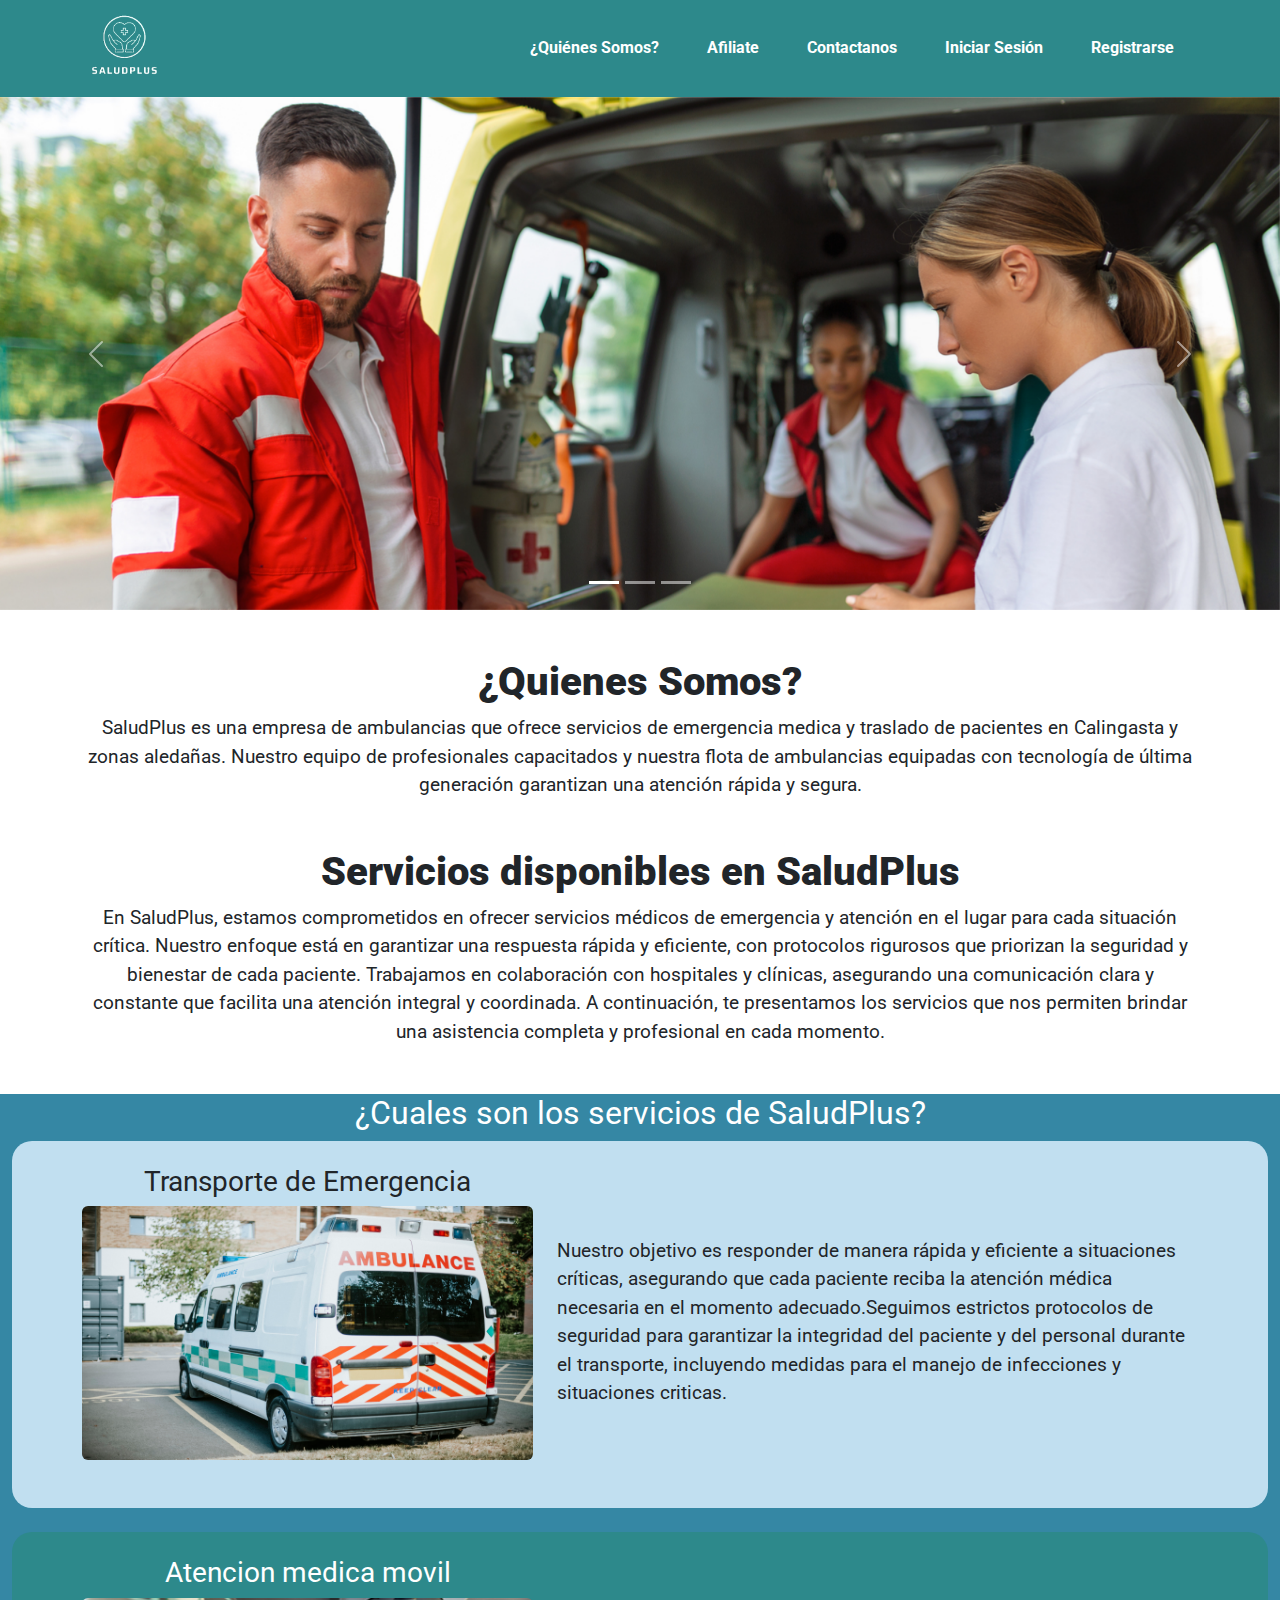
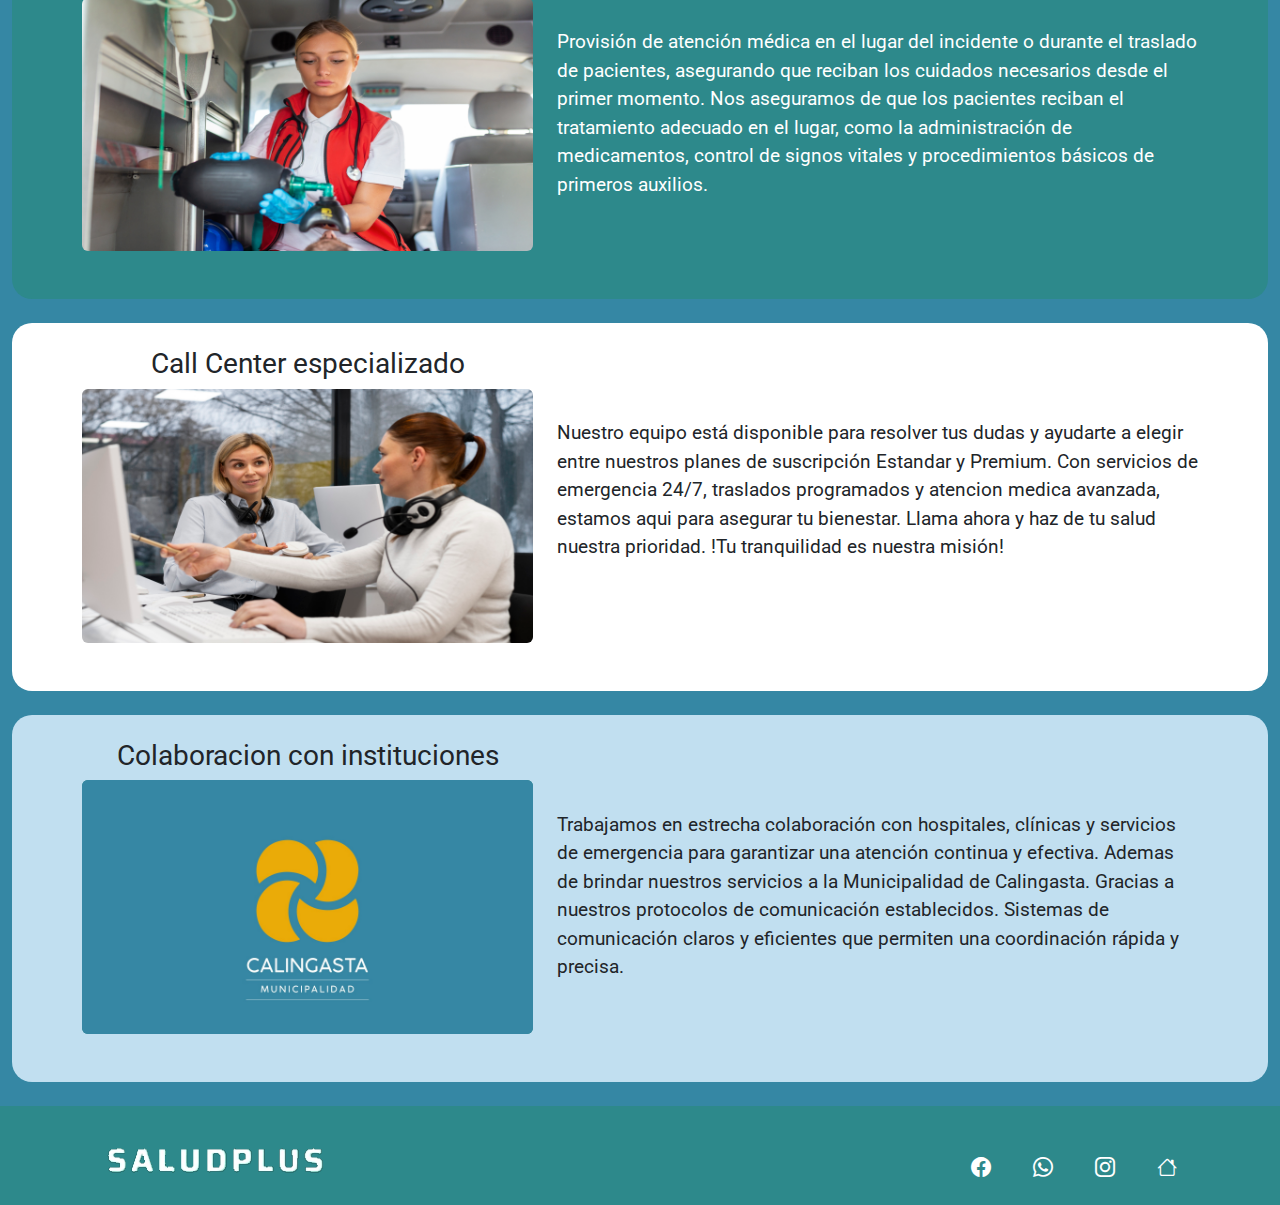
<file: index.html>
<!DOCTYPE html>
<html lang="en">

<head>
  <meta charset="UTF-8">
  <meta http-equiv="X-UA-Compatible" content="IE=edge">
  <meta name="viewport" content="width=device-width, initial-scale=1.0">
  <title>SaludPlus - Cuidando tu salud </title>
  <link href="https://cdn.jsdelivr.net/npm/bootstrap@5.3.3/dist/css/bootstrap.min.css" rel="stylesheet"
    integrity="sha384-QWTKZyjpPEjISv5WaRU9OFeRpok6YctnYmDr5pNlyT2bRjXh0JMhjY6hW+ALEwIH" crossorigin="anonymous">
  <link rel="stylesheet" href="https://cdn.jsdelivr.net/npm/bootstrap-icons@1.11.3/font/bootstrap-icons.min.css">
  <link rel="stylesheet" href="style.css">
  <link rel="preconnect" href="https://fonts.googleapis.com">
  <link rel="preconnect" href="https://fonts.gstatic.com" crossorigin>
  <link
    href="https://fonts.googleapis.com/css2?family=Roboto:ital,wght@0,100;0,300;0,400;0,500;0,700;0,900;1,100;1,300;1,400;1,500;1,700;1,900&display=swap"
    rel="stylesheet">

    <link rel="icon" href="./img/favicon.png"> <link rel="preconnect" href="https://fonts.googleapis.com">
    <link rel="preconnect" href="https://fonts.gstatic.com" crossorigin>
</head>

<body style="background-color: white;">
   
  <nav class="navbar color-barra sticky-top">
    <div class="container d-none d-lg-flex ">
        <a class="navbar-brand" href="">
            <img src="./img/Logoblanco.png" alt="Bootstrap" id="logo-barra">
        </a>
        <div class="d-flex opciones-barra">
            <a class="opcion1" href="./index.html">¿Quiénes Somos?</a>
            <a class="opcion3" href="./Afiliate.html">Afiliate</a>
            <a class="opcion4" href="./contactanos.html">Contactanos</a>
            <a class="opcion5" href="./iniciar_sesion.html">Iniciar Sesión</a>
            <a class="opcion6" href="./crearCuenta.html">Registrarse</a>
        </div>
    </div>


    <div class="container d-flex d-lg-none w-100">
        <a class="navbar-brand" href="">
            <img src="./img/Logoblanco.png" alt="Bootstrap" id="logo-barra">
        </a>
        <button class="navbar-toggler ms-auto border-white" type="button" data-bs-toggle="offcanvas"
            data-bs-target="#offcanvasMenu" aria-controls="offcanvasMenu">
            <i class="bi bi-list text-white fs-3"></i>
        </button>
        <div class="offcanvas offcanvas-end color-barra" id="offcanvasMenu" tabindex="-1"
            aria-labelledby="offcanvasNavbarLabel">
            <div class="offcanvas-header">
                <h5 class="offcanvas-tittle text-white" id="offcanvasNavbarLabel"> SaludPlus </h5>
                <button type="button" class="btn-close btn-close-white" data-bs-dismiss="offcanvas" aria-label="Close"></button>
            </div>
            <div class="offcanvas-body">
                <ul class="navbar-nav justify-content-end flex-grow-1 menu-nav">
                    <li class="nav-item">
                        <a class="opcion1" href="./index.html">¿Quiénes Somos?</a>
                    </li>
                    <li class="nav-item">
                        <a class="opcion3" href="./Afiliate.html">Afiliate</a>
                    </li>
                    <li class="nav-item">
                        <a class="opcion4" href="./contactanos.html">Contactanos</a>
                    </li>
                    <li class="nav-item">
                        <a class="opcion5" href="./iniciar_sesion.html">Iniciar Sesión</a>
                    </li>
                  <li class="nav-item">
                      <a class="opcion6" href="./iniciar_sesion.html">Registrarse</a>
                  </li>
                </ul>
            </div>

        </div>
    </div>
</nav>
  
    <div id="carouselExampleIndicators" class="carousel slide">
      <div class="carousel-indicators">
        <button type="button" data-bs-target="#carouselExampleIndicators" data-bs-slide-to="0" class="active" aria-current="true" aria-label="Slide 1"></button>
        <button type="button" data-bs-target="#carouselExampleIndicators" data-bs-slide-to="1" aria-label="Slide 2"></button>
        <button type="button" data-bs-target="#carouselExampleIndicators" data-bs-slide-to="2" aria-label="Slide 3"></button>
      </div>
      <div class="carousel-inner">
        <div class="carousel-item active">
          <img src="img/image1.jpg" class="d-block w-100" alt="...">
        </div>
        <div class="carousel-item">
          <img src="img/image2.jpg" class="d-block w-100" alt="...">
        </div>
        <div class="carousel-item">
          <img src="img/image3.jpg" class="d-block w-100" alt="...">
        </div>
      </div>
      <button class="carousel-control-prev" type="button" data-bs-target="#carouselExampleIndicators" data-bs-slide="prev">
        <span class="carousel-control-prev-icon" aria-hidden="true"></span>
        <span class="visually-hidden">Previous</span>
      </button>
      <button class="carousel-control-next" type="button" data-bs-target="#carouselExampleIndicators" data-bs-slide="next">
        <span class="carousel-control-next-icon" aria-hidden="true"></span>
        <span class="visually-hidden">Next</span>
      </button>
    </div>
    
    <div class="container" style="background-color: white;">
      <h1>¿Quienes Somos?</h1>
    <p class="text-center">SaludPlus es una empresa de ambulancias que ofrece servicios de emergencia medica y traslado de pacientes en Calingasta y zonas aledañas. Nuestro equipo de profesionales capacitados y nuestra flota de ambulancias equipadas con tecnología de última generación garantizan una atención rápida y segura.</p>


    <h1>Servicios disponibles en SaludPlus</h1>
    <p class="text-center">
      En SaludPlus, estamos comprometidos en ofrecer servicios médicos de emergencia y atención en el lugar para cada
      situación crítica.
      Nuestro enfoque está en garantizar una respuesta rápida y eficiente, con protocolos rigurosos
      que priorizan la seguridad y bienestar de cada paciente. Trabajamos en colaboración con hospitales y clínicas,
      asegurando una comunicación clara y constante que facilita una atención integral y coordinada. A continuación, te
      presentamos los servicios que nos permiten brindar una asistencia completa y profesional en cada momento.
    </p>
  
    </div>  

    <div class="container-fluid" style="background-color: #3587A4;" >
      <h2 style="margin-top: 48px; color: white;">¿Cuales son los servicios de SaludPlus?</h2>
    
  
    <div id="contenedor"  class="container-fluid" style="background-color: #C1DFF0;">

      <div class="container">

        <div class="row" >
          <div class="col-12 col-md-5 mt-4 mb-5">
            <h3>Transporte de Emergencia</h3>
            <img src="img/servicios2.jpg"  class="img-fluid rounded">
          </div>
          
          <div class="col-12 col-md-7 mt-5 mb-5">
            
            <div>
              <p class="mt-5">Nuestro objetivo es responder de manera rápida y eficiente a situaciones críticas, asegurando que cada paciente reciba la atención médica necesaria en el momento adecuado.Seguimos estrictos protocolos de seguridad para garantizar la integridad del paciente y del personal durante el transporte, incluyendo medidas para el manejo de infecciones y situaciones criticas.</p>
              </div>
        
             </div>
      
          </div>
        </div>

      </div>
      
    
    
      <div id="contenedor"  class="container-fluid mt-4" style="background-color: #2D898B;">

        <div class="container">

          <div class="row">
            <div class="col-12 col-md-5 mt-4 mb-5">
              <h3 style="color: white;">Atencion medica movil</h3>
              <img src="img/servicios3.jpg" class="img-fluid rounded">
            </div>
            
            <div class="col-12 col-md-7 mt-5 mb-5">
                    <p class="mt-5" style="color: white;">Provisión de atención médica en el lugar del incidente o durante el traslado de pacientes, asegurando que reciban los cuidados necesarios desde el primer momento. Nos aseguramos de que los pacientes reciban el tratamiento adecuado en el lugar, como la administración de medicamentos, control de signos vitales y procedimientos básicos de primeros auxilios.</p>
                </div>
          
               </div>
        
            </div>
          </div>



    
    
      <div id="contenedor" class="container-fluid mt-4" style="background-color: white;" >

        <div class="container">

          <div class="row">
            <div class="col-12 col-md-5 mt-4 mb-5">
              <h3>Call Center especializado</h3>
              <img src="img/servicios4.jpg" class="img-fluid rounded">
            </div>
            
            <div class="col-12 col-md-7 mt-5 mb-5">  
                    <p class="mt-5">Nuestro equipo está disponible para resolver tus dudas y ayudarte a elegir entre nuestros planes de suscripción Estandar y Premium. Con servicios de emergencia 24/7, traslados programados y atencion medica avanzada, estamos aqui para asegurar tu bienestar. Llama ahora y haz de tu salud nuestra prioridad. !Tu tranquilidad es nuestra misión!</p>
                </div>
          
               </div>
        
            </div>
          </div>

    
      <div id="contenedor"  class="container-fluid mt-4" style="background-color: #C1DFF0;">

        <div class="container ">

          <div class="row">
            <div class="col-12 col-md-5 mt-4 mb-5">
              <h3>Colaboracion con instituciones</h3>
              <img src="img/servicios5.jpg" class="img-fluid rounded" style="background-color: #2D898B;">
            </div>
            
            <div class="col-12 col-md-7 mt-5">
              
              <div>
                    <p class="mt-5">Trabajamos en estrecha colaboración con hospitales, clínicas y servicios de emergencia para garantizar una atención continua y efectiva. Ademas de brindar nuestros servicios a la Municipalidad de Calingasta. Gracias a nuestros protocolos de comunicación establecidos. Sistemas de comunicación claros y eficientes que permiten una coordinación rápida y precisa.</p>
                  </div>
                </div>
          
               </div>
        
            </div>
          </div>

       
      <br>
    </div>
  


<footer class="container-fluid color-barra">
      <div class="container d-flex flex-column flex-md-row justify-content-between align-items-center pt-4">

        <div class="col-12 col-md-3 text-center text-md-start mb-3 mb-md-0">
          <img src="./img/Logotipoblanco.png" class="img-fluid" alt="Logotipo blanco">
        </div>
        <section class="col-12 col-md-9 d-flex justify-content-center justify-content-md-end">
          <a
            class="btn btn-link btn-floating btn-lg text-white m-1"
            href="https://www.facebook.com/"
            role="button"
            aria-label="Facebook"
          >
            <i class="bi bi-facebook"></i>
          </a>
          <a
            class="btn btn-link btn-floating btn-lg text-white m-1"
            href="https://web.whatsapp.com/"
            role="button"
            aria-label="WhatsApp"
          >
            <i class="bi bi-whatsapp"></i>
          </a>
          <a
            class="btn btn-link btn-floating btn-lg text-white m-1"
            href="https://instagram.com/"
            role="button"
            aria-label="Instagram"
          >
            <i class="bi bi-instagram"></i>
          </a>
          <a
            class="btn btn-link btn-floating btn-lg text-white m-1"
            href="index.html"
            role="button"
            aria-label="Home"
          >
            <i class="bi bi-house"></i>
          </a>
        </section>
      </div>
    </footer>


  <script src="https://cdn.jsdelivr.net/npm/bootstrap@5.3.3/dist/js/bootstrap.bundle.min.js"
    integrity="sha384-YvpcrYf0tY3lHB60NNkmXc5s9fDVZLESaAA55NDzOxhy9GkcIdslK1eN7N6jIeHz"
    crossorigin="anonymous"></script>

</body>

</html>
</file>
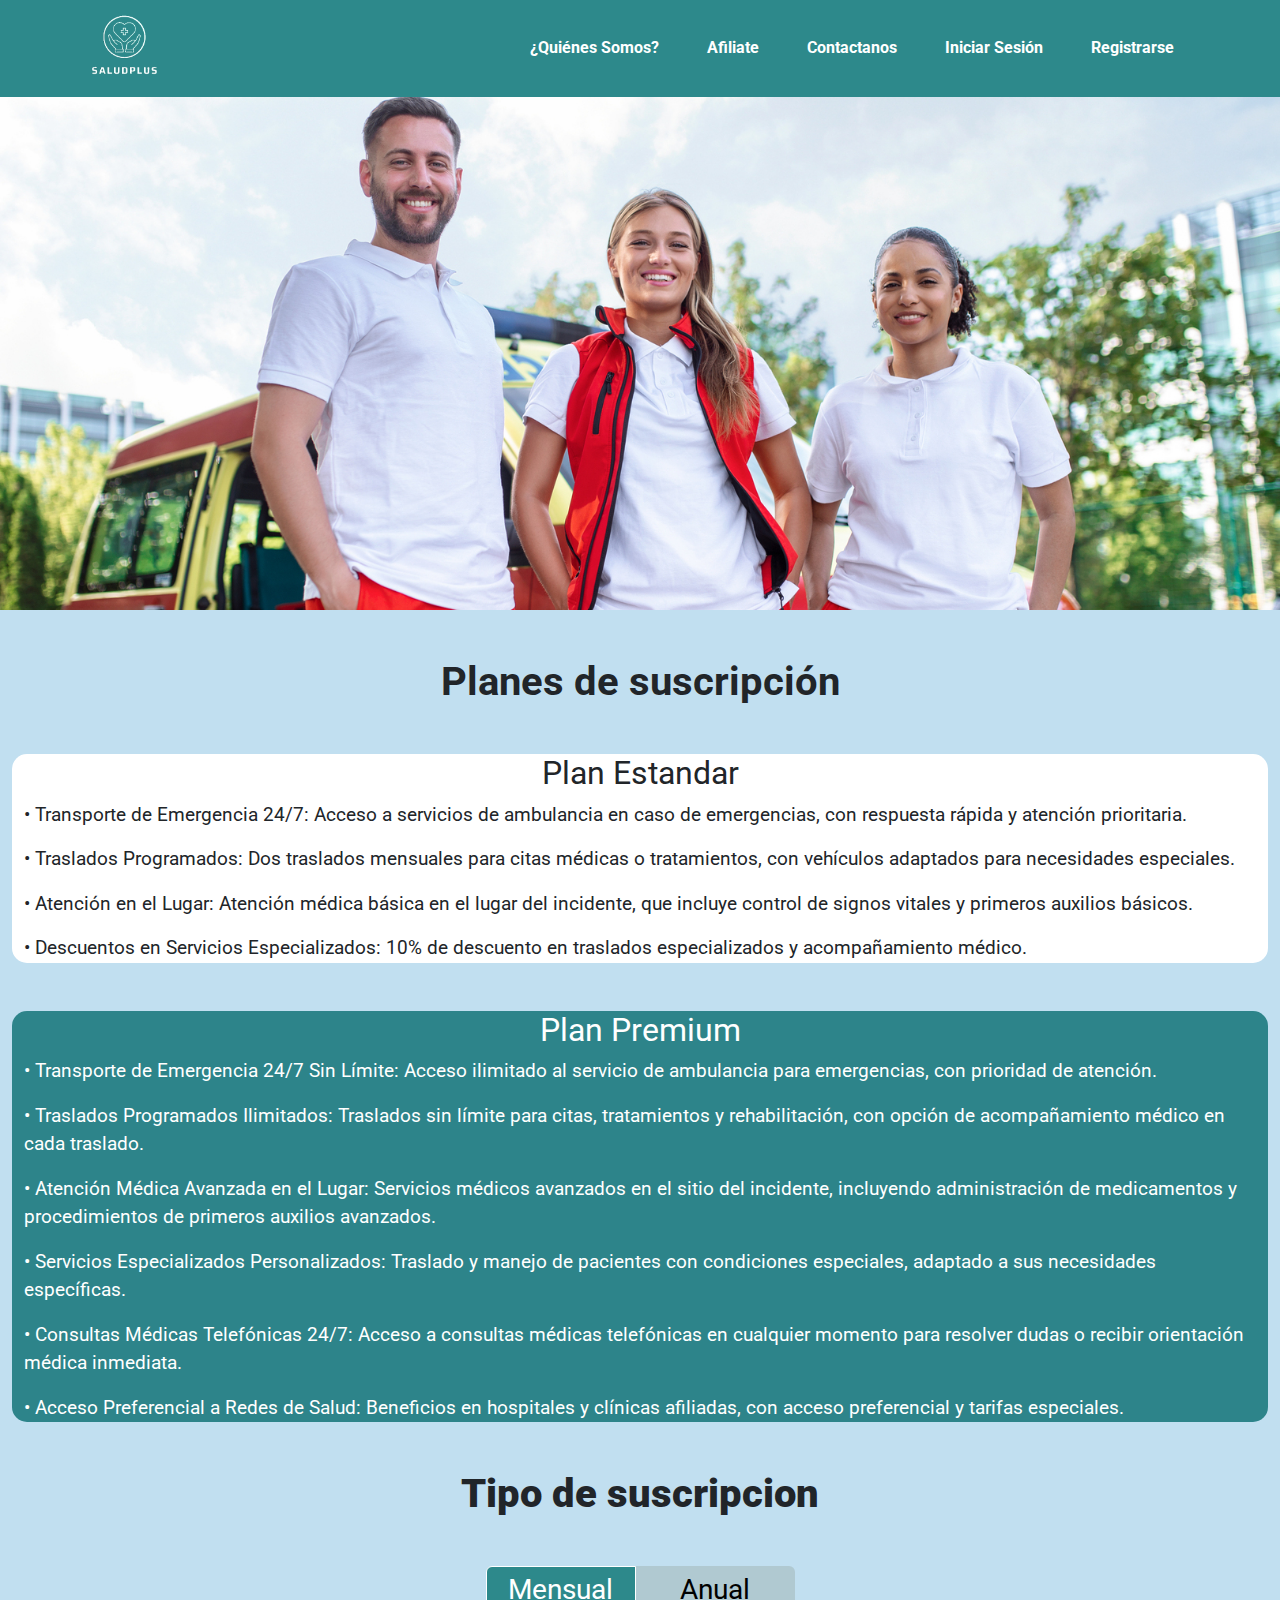
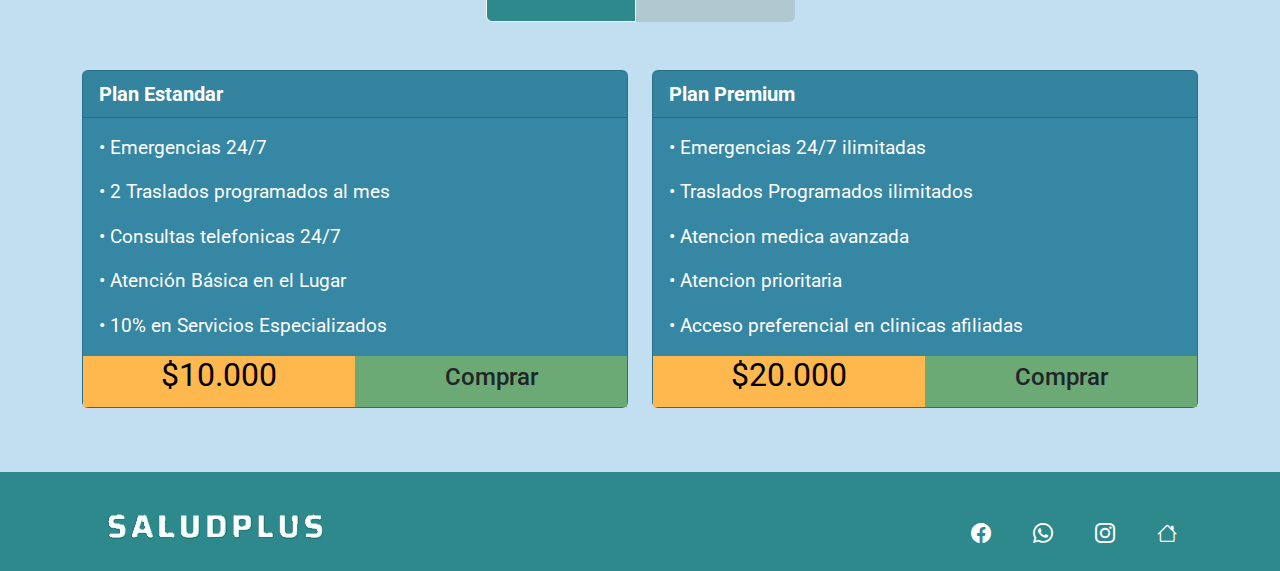
<file: Afiliate.html>
<!DOCTYPE html>
<html lang="en">

<head>
  <meta charset="UTF-8">
  <meta http-equiv="X-UA-Compatible" content="IE=edge">
  <meta name="viewport" content="width=device-width, initial-scale=1.0">
  <title>SaludPlus - Afiliate </title>
  <link href="https://cdn.jsdelivr.net/npm/bootstrap@5.3.3/dist/css/bootstrap.min.css" rel="stylesheet"
    integrity="sha384-QWTKZyjpPEjISv5WaRU9OFeRpok6YctnYmDr5pNlyT2bRjXh0JMhjY6hW+ALEwIH" crossorigin="anonymous">
  <link rel="stylesheet" href="https://cdn.jsdelivr.net/npm/bootstrap-icons@1.11.3/font/bootstrap-icons.min.css">
  <link rel="stylesheet" href="style.css">
  <link rel="preconnect" href="https://fonts.googleapis.com">
  <link rel="preconnect" href="https://fonts.gstatic.com" crossorigin>
  <link
    href="https://fonts.googleapis.com/css2?family=Roboto:ital,wght@0,100;0,300;0,400;0,500;0,700;0,900;1,100;1,300;1,400;1,500;1,700;1,900&display=swap"
    rel="stylesheet">

    <link rel="icon" href="./img/favicon.png"> <link rel="preconnect" href="https://fonts.googleapis.com">
    <link rel="preconnect" href="https://fonts.gstatic.com" crossorigin>

</head>

<body>
 
  <nav class="navbar color-barra sticky-top">
    <div class="container d-none d-lg-flex ">
        <a class="navbar-brand" href="index.html">
            <img src="./img/Logoblanco.png" alt="Bootstrap" id="logo-barra">
        </a>
        <div class="d-flex opciones-barra">
            <a class="opcion1" href="./index.html">¿Quiénes Somos?</a>
            <a class="opcion3" href="./Afiliate.html">Afiliate</a>
            <a class="opcion4" href="./contactanos.html">Contactanos</a>
            <a class="opcion5" href="./iniciar_sesion.html">Iniciar Sesión</a>
            <a class="opcion6" href="./crearCuenta.html">Registrarse</a>
        </div>
    </div>


    <div class="container d-flex d-lg-none w-100">
        <a class="navbar-brand" href="">
            <img src="./img/Logoblanco.png" alt="Bootstrap" id="logo-barra">
        </a>
        <button class="navbar-toggler ms-auto border-white" type="button" data-bs-toggle="offcanvas"
            data-bs-target="#offcanvasMenu" aria-controls="offcanvasMenu">
            <i class="bi bi-list text-white fs-3"></i>
        </button>
        <div class="offcanvas offcanvas-end color-barra" id="offcanvasMenu" tabindex="-1"
            aria-labelledby="offcanvasNavbarLabel">
            <div class="offcanvas-header">
                <h5 class="offcanvas-tittle text-white" id="offcanvasNavbarLabel"> SaludPlus </h5>
                <button type="button" class="btn-close btn-close-white" data-bs-dismiss="offcanvas" aria-label="Close"></button>
            </div>
            <div class="offcanvas-body">
                <ul class="navbar-nav justify-content-end flex-grow-1 menu-nav">
                    <li class="nav-item">
                        <a class="opcion1" href="./index.html">¿Quiénes Somos?</a>
                    </li>
                    <li class="nav-item">
                        <a class="opcion3" href="./Afiliate.html">Afiliate</a>
                    </li>
                    <li class="nav-item">
                        <a class="opcion4" href="./contactanos.html">Contactanos</a>
                    </li>
                    <li class="nav-item">
                        <a class="opcion5" href="./iniciar_sesion.html">Iniciar Sesión</a>
                    </li>
                  <li class="nav-item">
                      <a class="opcion6" href="./crearCuenta.html">Registrarse</a>
                  </li>
                </ul>
            </div>

        </div>
    </div>
</nav>

  <img src="img/image4.jpg" class="img-fluid">

  <h1>Planes de suscripción</h1>

<div class="container-fluid">

  <div id="estandar" class="container-fluid">
    

      <h2 style="margin-top: 48px;">Plan Estandar</h2 >
      
        <p>• Transporte de Emergencia 24/7: Acceso a servicios de ambulancia en caso de emergencias, con respuesta rápida y atención prioritaria.</p>
        <p>• Traslados Programados: Dos traslados mensuales para citas médicas o tratamientos, con vehículos adaptados para necesidades especiales.</p>
        <p>• Atención en el Lugar: Atención médica básica en el lugar del incidente, que incluye control de signos vitales y primeros auxilios básicos.</p>
        <p>• Descuentos en Servicios Especializados: 10% de descuento en traslados especializados y acompañamiento médico.</p>
      
      
  </div>
  
  

<div  id="premium" class="container-fluid">

  
    
    <h2 style="margin-top: 48px;">Plan Premium</h2> 
      <p>• Transporte de Emergencia 24/7 Sin Límite: Acceso ilimitado al servicio de ambulancia para emergencias, con prioridad de atención.</p>
      <p>• Traslados Programados Ilimitados: Traslados sin límite para citas, tratamientos y rehabilitación, con opción de acompañamiento médico en cada traslado.</p>
      <p>• Atención Médica Avanzada en el Lugar: Servicios médicos avanzados en el sitio del incidente, incluyendo administración de medicamentos y procedimientos de primeros auxilios avanzados.</p>
      <p>• Servicios Especializados Personalizados: Traslado y manejo de pacientes con condiciones especiales, adaptado a sus necesidades específicas.</p>
      <p>• Consultas Médicas Telefónicas 24/7: Acceso a consultas médicas telefónicas en cualquier momento para resolver dudas o recibir orientación médica inmediata.</p>
      <p>• Acceso Preferencial a Redes de Salud: Beneficios en hospitales y clínicas afiliadas, con acceso preferencial y tarifas especiales.</p>
    
    

</div>

</div>
   





<div class="container-fluid" style="background-color: #c1dff0;">

  <h1>Tipo de suscripcion</h1>

  <div class="container text-center mt-5" >

    <div class="btn-group">
      <input type="radio" class="btn-check" name="options" id="option1" autocomplete="off" checked />
      <label id="btn1" class="btn " for="option1" data-mdb-ripple-init><h3>Mensual</h3></label>
    
      <input type="radio" class="btn-check" name="options" id="option2"  autocomplete="off" />
      <label id="btn2" class="btn" for="option2" data-mdb-ripple-init ><h3>Anual<h3></label>
  
    </div>


<div class="row">
  <div class="div col-12 col-md-6 mt-5">

    <div id="planes" class="card text mb-3">
      <div class="card-header">Plan Estandar</div>
      <div class="card-body">
        <p class="card-text">• Emergencias 24/7</p>
        <p class="card-text">• 2 Traslados programados al mes</p>
        <p class="card-text">• Consultas telefonicas 24/7</p>
        <p class="card-text">• Atención Básica en el Lugar</p>
        <p class="card-text">• 10% en Servicios Especializados</p>       
      </div>

      <div class="container text-center">

        <div class="row">

          <div class="col-12 col-md-6" style="background-color: #FFB84D;">
            <h2 style="color: black;">$10.000</h2>            
          </div>
          
          <div class="col-12 col-md-6" style="background-color: #6BAA75;">
            <a href="contactanos.html" class="btn"  data-mdb-ripple-init><h4>Comprar</h4></a>
          </div>

        </div>

      </div>

      </div>

    </div>

  <div class="div col-12 col-md-6 mt-5">

    <div id="planes" class="card text mb-3">
      <div class="card-header">Plan Premium</div>
      <div class="card-body">
        
        <p class="card-text">• Emergencias 24/7 ilimitadas</p>
        <p class="card-text">• Traslados Programados ilimitados</p>
        <p class="card-text">• Atencion medica avanzada</p>
        <p class="card-text">• Atencion prioritaria</p>
        <p class="card-text">• Acceso preferencial en clinicas afiliadas</p>
        
      </div>
      
      <div class="container text-center">

        <div class="row">

          <div class="col-12 col-md-6" style="background-color: #FFB84D;">
            <h2 style="color: black;">$20.000</h2>
          </div>
          
          <div class="col-12 col-md-6" style="background-color: #6BAA75;">
            
            <a href="contactanos.html" class="btn"  data-mdb-ripple-init><h4>Comprar</h4></a>
            
          </div>

        </div>

      </div>
      
      

     </div>



  </div>

  </div>






</div>

</div>



<footer class="container-fluid mt-5 color-barra">
  <div class="container d-flex flex-column flex-md-row justify-content-between align-items-center pt-4">

    <div class="col-12 col-md-3 text-center text-md-start mb-3 mb-md-0">
      <img src="./img/Logotipoblanco.png" class="img-fluid" alt="Logotipo blanco">
    </div>
    <section class="col-12 col-md-9 d-flex justify-content-center justify-content-md-end">
      <a
        class="btn btn-link btn-floating btn-lg text-white m-1"
        href="https://www.facebook.com/"
        role="button"
        aria-label="Facebook"
      >
        <i class="bi bi-facebook"></i>
      </a>
      <a
        class="btn btn-link btn-floating btn-lg text-white m-1"
        href="https://web.whatsapp.com/"
        role="button"
        aria-label="WhatsApp"
      >
        <i class="bi bi-whatsapp"></i>
      </a>
      <a
        class="btn btn-link btn-floating btn-lg text-white m-1"
        href="https://instagram.com/"
        role="button"
        aria-label="Instagram"
      >
        <i class="bi bi-instagram"></i>
      </a>
      <a
        class="btn btn-link btn-floating btn-lg text-white m-1"
        href="index.html"
        role="button"
        aria-label="Home"
      >
        <i class="bi bi-house"></i>
      </a>
    </section>
  </div>
</footer>


<script src="https://cdn.jsdelivr.net/npm/bootstrap@5.3.3/dist/js/bootstrap.bundle.min.js"
    integrity="sha384-YvpcrYf0tY3lHB60NNkmXc5s9fDVZLESaAA55NDzOxhy9GkcIdslK1eN7N6jIeHz"
    crossorigin="anonymous"></script>

</body>

</html>
</file>
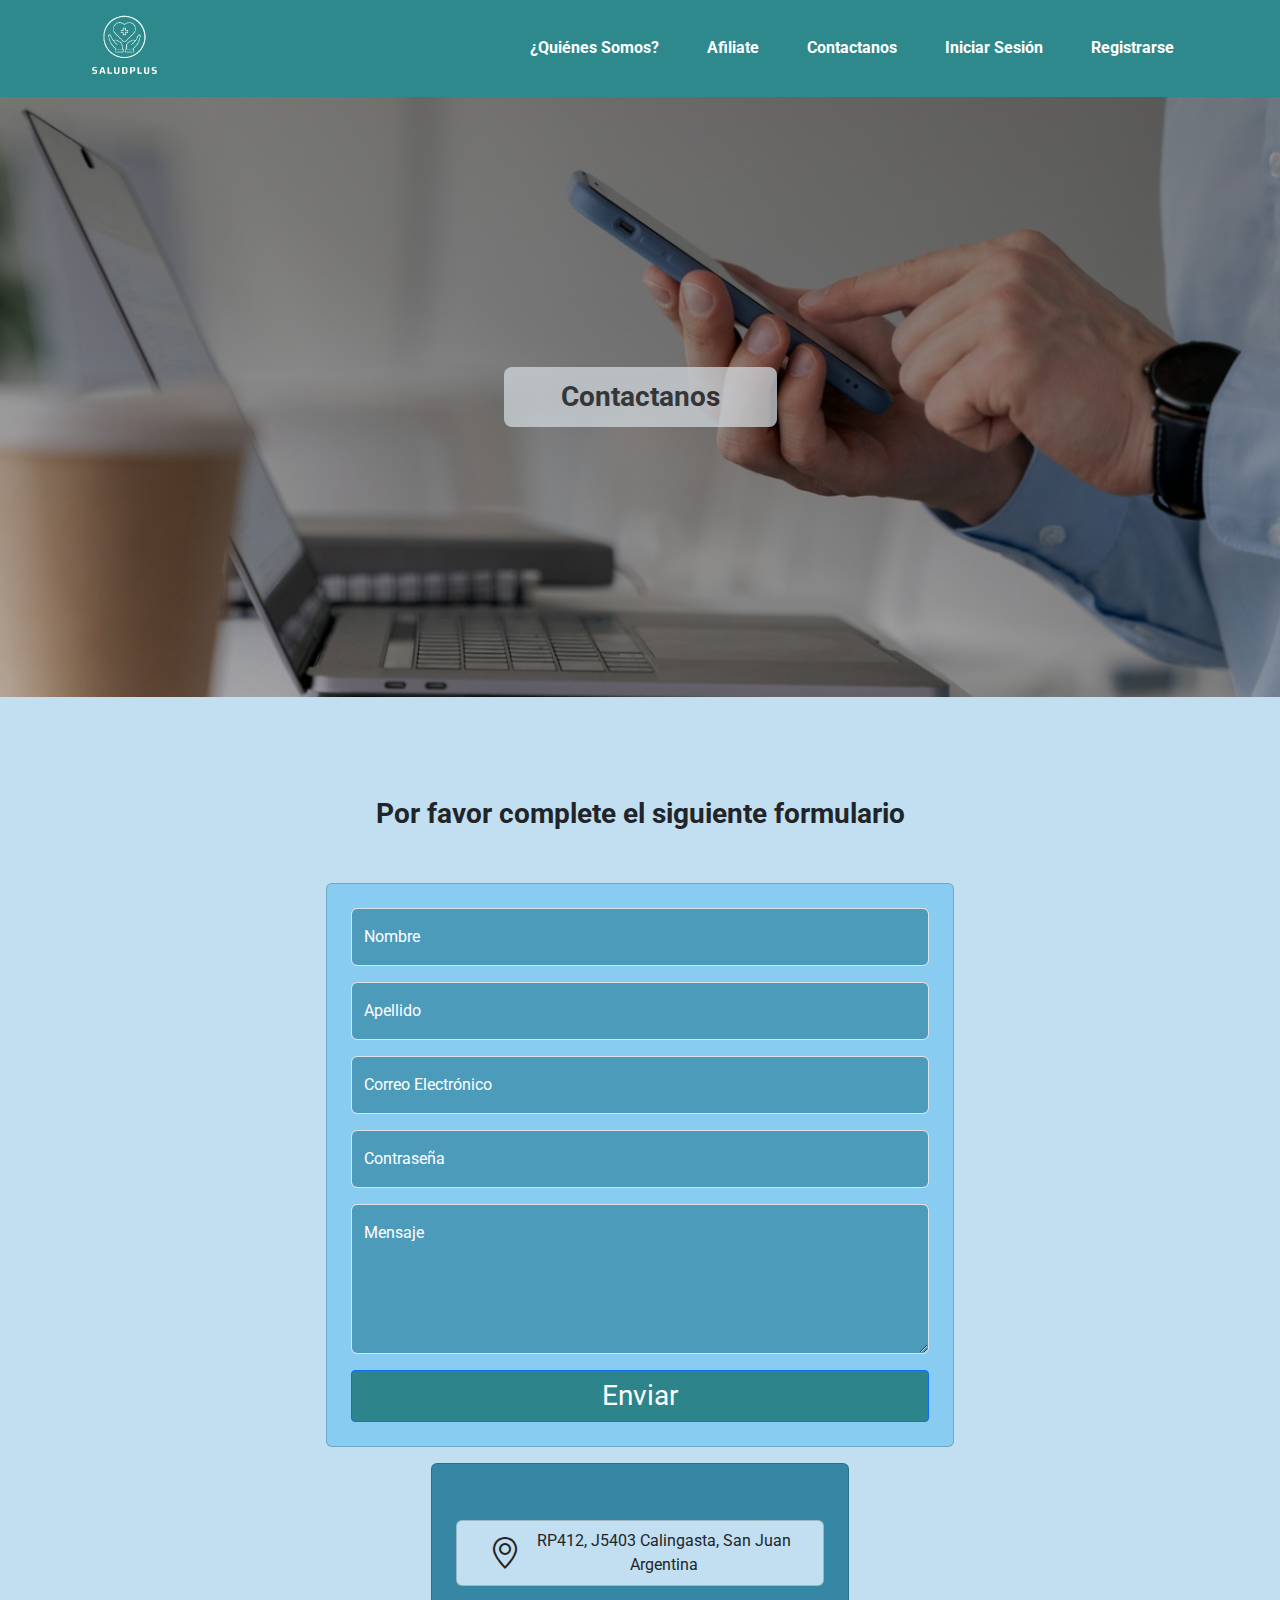
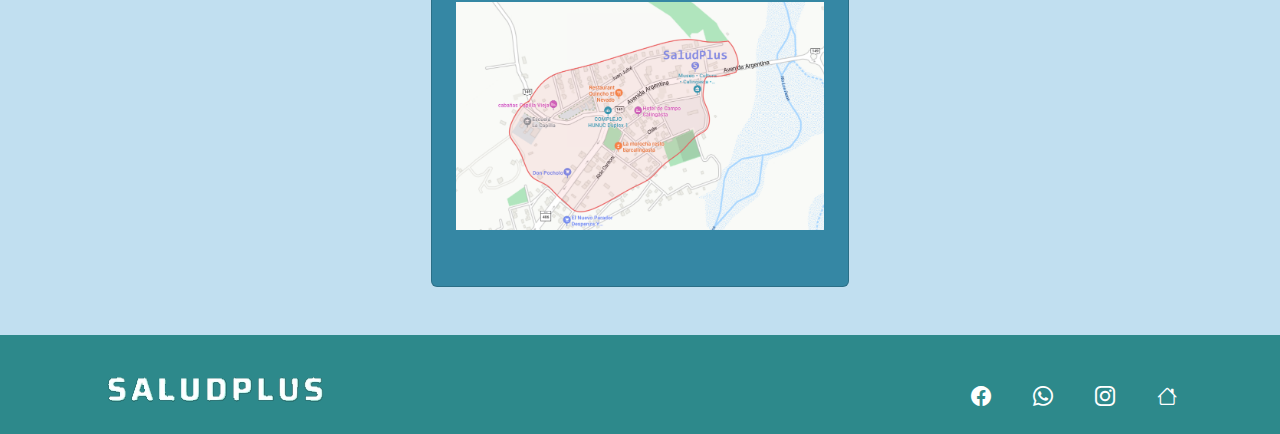
<file: contactanos.html>
<!doctype html>
<html lang="en">

<head>
    <meta charset="utf-8">
    <meta name="viewport" content="width=device-width, initial-scale=1">
    <title>SaludPlus - Contactanos</title>
    
    <link href="https://cdn.jsdelivr.net/npm/bootstrap@5.3.3/dist/css/bootstrap.min.css" rel="stylesheet" integrity="sha384-QWTKZyjpPEjISv5WaRU9OFeRpok6YctnYmDr5pNlyT2bRjXh0JMhjY6hW+ALEwIH" crossorigin="anonymous">
    <script src="https://cdn.jsdelivr.net/npm/bootstrap@5.3.3/dist/js/bootstrap.bundle.min.js" integrity="sha384-YvpcrYf0tY3lHB60NNkmXc5s9fDVZLESaAA55NDzOxhy9GkcIdslK1eN7N6jIeHz" crossorigin="anonymous"></script>

    <link rel="stylesheet" href="https://cdn.jsdelivr.net/npm/bootstrap-icons@1.11.3/font/bootstrap-icons.min.css">



    <link href="./static/css/styleContactanos.css" rel="stylesheet">
    <link rel="icon" href="./img/favicon.png"> <link rel="preconnect" href="https://fonts.googleapis.com">
    <link rel="preconnect" href="https://fonts.gstatic.com" crossorigin>
    <link
        href="https://fonts.googleapis.com/css2?family=Roboto:ital,wght@0,100;0,300;0,400;0,500;0,700;0,900;1,100;1,300;1,400;1,500;1,700;1,900&display=swap"
        rel="stylesheet">
</head>

<body>
    
    <nav class="navbar color-barra sticky-top">
        <div class="container d-none d-lg-flex ">
            <a class="navbar-brand" href="index.html">
                <img src="./img/Logoblanco.png" alt="Bootstrap" id="logo-barra">
            </a>
            <div class="d-flex opciones-barra">
                <a class="opcion1" href="./index.html">¿Quiénes Somos?</a>
                <a class="opcion3" href="./Afiliate.html">Afiliate</a>
                <a class="opcion4" href="./contactanos.html">Contactanos</a>
                <a class="opcion5" href="./iniciar_sesion.html">Iniciar Sesión</a>
                <a class="opcion6" href="./crearCuenta.html">Registrarse</a>
            </div>
        </div>


        <div class="container d-flex d-lg-none w-100">
            <a class="navbar-brand" href="">
                <img src="./img/Logoblanco.png" alt="Bootstrap" id="logo-barra">
            </a>
            <button class="navbar-toggler ms-auto border-white" type="button" data-bs-toggle="offcanvas"
                data-bs-target="#offcanvasMenu" aria-controls="offcanvasMenu">
                <i class="bi bi-list text-white fs-3"></i>
            </button>
            <div class="offcanvas offcanvas-end color-barra" id="offcanvasMenu" tabindex="-1"
                aria-labelledby="offcanvasNavbarLabel">
                <div class="offcanvas-header">
                    <h5 class="offcanvas-tittle text-white" id="offcanvasNavbarLabel"> SaludPlus </h5>
                    <button type="button" class="btn-close btn-close-white" data-bs-dismiss="offcanvas" aria-label="Close"></button>
                </div>
                <div class="offcanvas-body">
                    <ul class="navbar-nav justify-content-end flex-grow-1 menu-nav">
                        <li class="nav-item">
                            <a class="opcion1" href="./index.html">¿Quiénes Somos?</a>
                        </li>
                        <li class="nav-item">
                            <a class="opcion3" href="./Afiliate.html">Afiliate</a>
                        </li>
                        <li class="nav-item">
                            <a class="opcion4" href="./contactanos.html">Contactanos</a>
                        </li>
                        <li class="nav-item">
                            <a class="opcion5" href="./iniciar_sesion.html">Iniciar Sesión</a>
                        </li>
                        <li class="nav-item">
                            <a class="opcion6" href="./crearCuenta.html">Registrarse</a>
                        </li>
                    </ul>
                </div>

            </div>
        </div>
    </nav>
    

    <div class="banner-inicio text-center mb-4">
        <a href="https://web.whatsapp.com/" class="btn btn-lg fs-3 btn-contact">Contactanos</a>
    </div>
    <section class="container-fluid content my-5">
        <div class="container-fluid formulario">
            <p class="text-center fs-3 m-auto titulo p-3 p-md-5">Por favor complete el siguiente formulario</p>
        </div>
        <form class="card m-auto col-11 col-md-8 col-lg-6 mb-3 p-4" style="background-color: #88CCF1;">
            <div class="form-floating mb-3">
                <input type="text" class="form-control" id="nombre" placeholder="">
                <label for="nombre">Nombre</label>
            </div>
            <div class="form-floating mb-3">
                <input type="text" class="form-control" id="apellido" placeholder="">
                <label for="apellido">Apellido</label>
            </div>
            <div class="form-floating mb-3">
                <input type="email" class="form-control" id="correo" placeholder="">
                <label for="email">Correo Electrónico</label>
            </div>
            <div class="form-floating mb-3">
                <input type="password" class="form-control fs-2" id="contraseña" placeholder="">
                <label for="password">Contraseña</label>
            </div>
            <div class="form-floating mb-3">
                <textarea class="form-control form-textarea" id="mensaje" placeholder="" style="height: 150px;"></textarea>
                <label for="mensaje">Mensaje</label>
            </div>
            <button type="button" class="btn btn-sm fs-3 btn-primary btn-enviar" data-bs-toggle="modal" data-bs-target="#myModal">
                Enviar
            </button>
            
            <div class="modal fade" id="myModal" tabindex="-1" aria-labelledby="myModalLabel" aria-hidden="true">
                <div class="modal-dialog">
                    <div class="modal-content text-center">
                        <div class="modal-header">
                            <h5 class="modal-title" id="myModalLabel">Formulario enviado con éxito</h5>
                        </div>
                        <div class="modal-body">
                            <p>El formulario ha sido enviado correctamente. <br>¡Gracias por contactarnos!</p>
                        </div>
                        <div class="modal-footer">
                            <button type="button" class="btn btn-secondary btn-cerr" data-bs-dismiss="modal">Cerrar</button>
                        </div>
                    </div>
                </div>
            </div>
        </form>
        <div class="card m-auto col-12 col-md-8 col-lg-4 p-4" style="background-color:#3587A4;">
            <div class="card" style="background-color: #C1DFF0;">
                <p class="card-text d-flex p-2 text-center m-auto" style="font-weight:lighter;">
                    <i class="bi bi-geo-alt d-flex my-2" style="font-size: 2rem;"></i>
                    &nbsp;
                    &nbsp;
                    RP412, J5403 Calingasta, San Juan <br> &nbsp; &nbsp; Argentina
                </p>
            </div>
            <img src="./img/Mapa de Salud Plus.png" class="img-fluid mt-3 w-100" alt="mapa">
            <div class="card-body">
            </div>
        </div>
    </section>
    
    <footer class="container-fluid mt-5 color-barra">
        <div class="container d-flex flex-column flex-md-row justify-content-between align-items-center pt-4">
            <div class="col-12 col-md-3 text-center text-md-start mb-3 mb-md-0">
                <img src="./img/Logotipoblanco.png" class="img-fluid" alt="Logotipo blanco">
            </div>

            <section class="col-12 col-md-9 d-flex justify-content-center justify-content-md-end">
                <a class="btn btn-link btn-floating btn-lg text-white m-1" href="https://www.facebook.com/"
                    role="button" aria-label="Facebook">
                    <i class="bi bi-facebook"></i>
                </a>

                <a class="btn btn-link btn-floating btn-lg text-white m-1" href="https://web.whatsapp.com/"
                    role="button" aria-label="WhatsApp">
                    <i class="bi bi-whatsapp"></i>
                </a>

                <a class="btn btn-link btn-floating btn-lg text-white m-1" href="https://instagram.com/" role="button"
                    aria-label="Instagram">
                    <i class="bi bi-instagram"></i>
                </a>

                <a class="btn btn-link btn-floating btn-lg text-white m-1" href="index.html" role="button"
                    aria-label="Home">
                    <i class="bi bi-house"></i>
                </a>
            </section>
        </div>
    </footer>
</body>

</html>
</file>
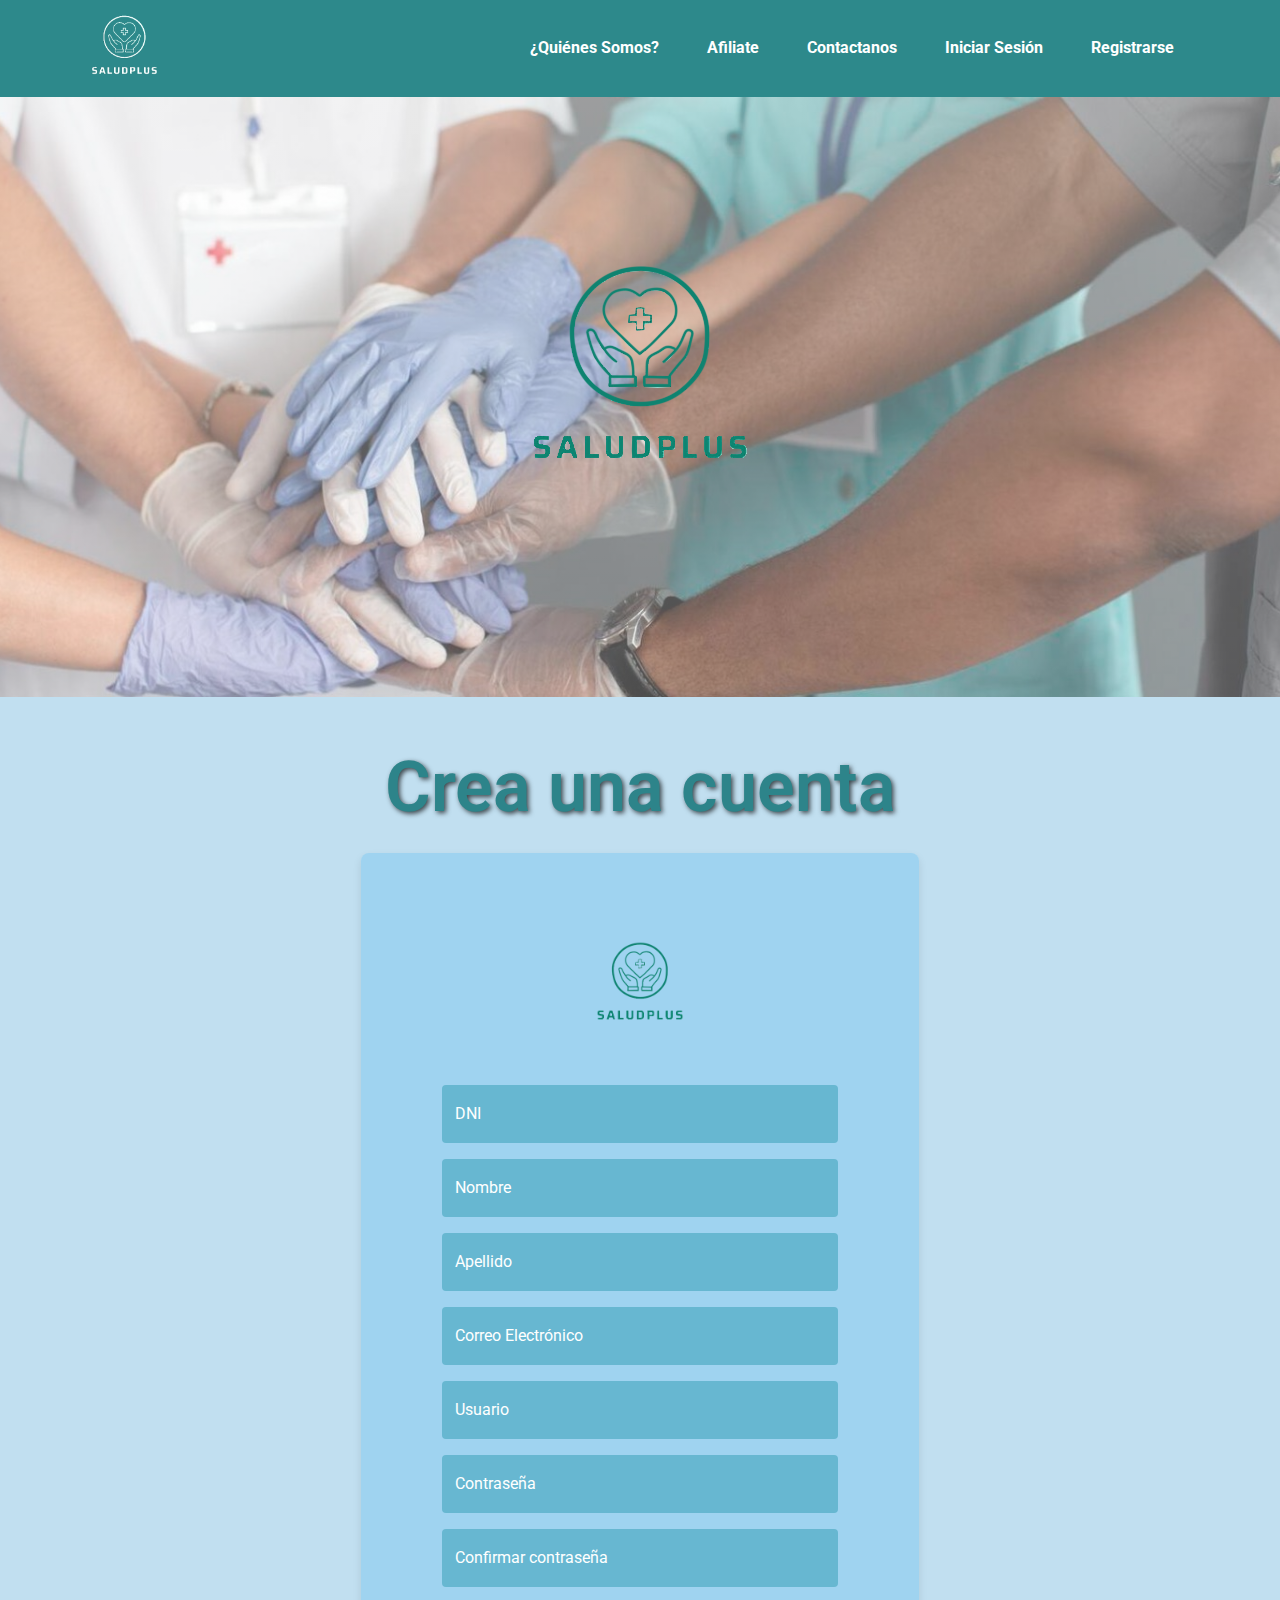
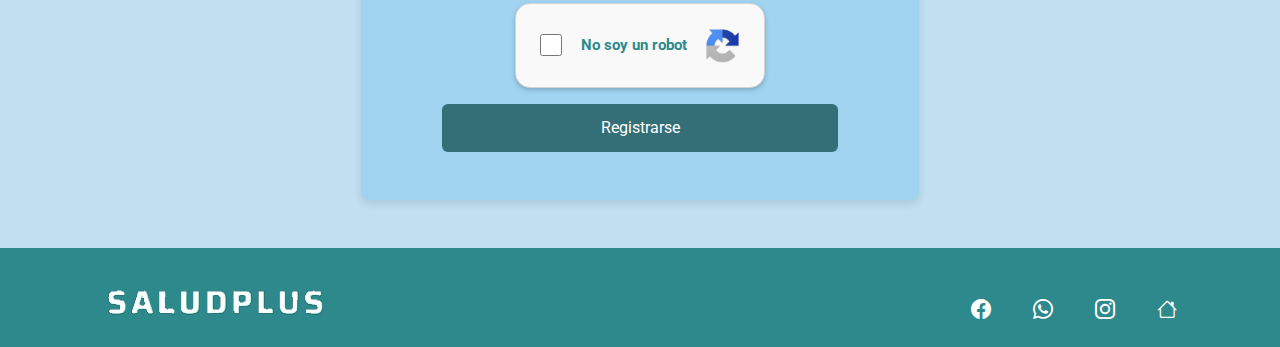
<file: crearCuenta.html>
<!doctype html>
<html lang="en">

<head>
    <meta charset="utf-8">
    <meta name="viewport" content="width=device-width, initial-scale=1">
    <title>SaludPlus - Registrarse</title>

    <link href="https://cdn.jsdelivr.net/npm/bootstrap@5.3.3/dist/css/bootstrap.min.css" rel="stylesheet"
        integrity="sha384-QWTKZyjpPEjISv5WaRU9OFeRpok6YctnYmDr5pNlyT2bRjXh0JMhjY6hW+ALEwIH" crossorigin="anonymous">
    <script src="https://cdn.jsdelivr.net/npm/bootstrap@5.3.3/dist/js/bootstrap.bundle.min.js"
        integrity="sha384-YvpcrYf0tY3lHB60NNkmXc5s9fDVZLESaAA55NDzOxhy9GkcIdslK1eN7N6jIeHz" crossorigin="anonymous">
    </script>

    <link rel="stylesheet" href="https://cdn.jsdelivr.net/npm/bootstrap-icons@1.11.3/font/bootstrap-icons.min.css">



    <link href="./static/css/styleCrearCuenta.css" rel="stylesheet">

    <link rel="icon" href="./img/favicon.png">
    <link rel="preconnect" href="https://fonts.googleapis.com">
    <link rel="preconnect" href="https://fonts.gstatic.com" crossorigin>
    <link
        href="https://fonts.googleapis.com/css2?family=Roboto:ital,wght@0,100;0,300;0,400;0,500;0,700;0,900;1,100;1,300;1,400;1,500;1,700;1,900&display=swap"
        rel="stylesheet">
</head>

<body>

    <nav class="navbar color-barra sticky-top">
        <div class="container d-none d-lg-flex ">
            <a class="navbar-brand" href="index.html">
                <img src="./img/Logoblanco.png" alt="Bootstrap" id="logo-barra">
            </a>
            <div class="d-flex opciones-barra">
                <a class="opcion1" href="./index.html">¿Quiénes Somos?</a>
                <a class="opcion3" href="./Afiliate.html">Afiliate</a>
                <a class="opcion4" href="./contactanos.html">Contactanos</a>
                <a class="opcion5" href="./iniciar_sesion.html">Iniciar Sesión</a>
                <a class="opcion6" href="./crearCuenta.html">Registrarse</a>
            </div>
        </div>


        <div class="container d-flex d-lg-none w-100">
            <a class="navbar-brand" href="">
                <img src="./img/Logoblanco.png" alt="Bootstrap" id="logo-barra">
            </a>
            <button class="navbar-toggler ms-auto border-white" type="button" data-bs-toggle="offcanvas"
                data-bs-target="#offcanvasMenu" aria-controls="offcanvasMenu">
                <i class="bi bi-list text-white fs-3"></i>
            </button>
            <div class="offcanvas offcanvas-end color-barra" id="offcanvasMenu" tabindex="-1"
                aria-labelledby="offcanvasNavbarLabel">
                <div class="offcanvas-header">
                    <h5 class="offcanvas-tittle text-white" id="offcanvasNavbarLabel"> SaludPlus </h5>
                    <button type="button" class="btn-close btn-close-white" data-bs-dismiss="offcanvas"
                        aria-label="Close"></button>
                </div>
                <div class="offcanvas-body">
                    <ul class="navbar-nav justify-content-end flex-grow-1 menu-nav">
                        <li class="nav-item">
                            <a class="opcion1" href="./index.html">¿Quiénes Somos?</a>
                        </li>
                        <li class="nav-item">
                            <a class="opcion3" href="./Afiliate.html">Afiliate</a>
                        </li>
                        <li class="nav-item">
                            <a class="opcion4" href="./contactanos.html">Contactanos</a>
                        </li>
                        <li class="nav-item">
                            <a class="opcion5" href="./iniciar_sesion.html">Iniciar Sesión</a>
                        </li>
                        <li class="nav-item">
                            <a class="opcion6" href="./crearCuenta.html">Registrarse</a>
                        </li>
                    </ul>
                </div>

            </div>
        </div>
    </nav>


    <div class="banner-iniciosesion m-auto mb-4">
        <img src="./img/logoSaludPlus.png" alt="logo" class="logo-banner d-block ">
    </div>
    <section class="container-fluid m-0 my-5">

        <div class="container mt-5">
            <h2 class="text-center mb-4 titulo">Crea una cuenta</h2>
            <div class="container-login">
                <img src="./img/logoSaludPlus.png" alt="SaludPlus Logo" class="logo">
                <form class="form-container">
                    <div class="form-floating m-auto mb-3">
                        <input type="text" class="form-control" id="dni" placeholder="">
                        <label for="dni">DNI</label>
                    </div>
                    <div class="form-floating m-auto mb-3">
                        <input type="text" class="form-control" id="nombre" placeholder="">
                        <label for="nombre">Nombre</label>
                    </div>
                    <div class="form-floating m-auto mb-3 form-label">
                        <input type="text" class="form-control" id="apellido" placeholder="">
                        <label for="apellido"> Apellido</label>
                    </div>
                    <div class="form-floating m-auto mb-3">
                        <input type="email" class="form-control" id="correo" placeholder="">
                        <label for="email">Correo Electrónico</label>
                    </div>
                    <div class="form-floating m-auto mb-3 form-label">
                        <input type="text" class="form-control" id="usuario" placeholder="">
                        <label for="usuario"> Usuario</label>
                    </div>
                    <div class="form-floating m-auto mb-3">
                        <input type="password" class="form-control" id="contraseña" placeholder="">
                        <label for="password"> Contraseña</label>
                    </div>
                    <div class="form-floating m-auto mb-3">
                        <input type="password" class="form-control" id="contraseña" placeholder="">
                        <label for="password"> Confirmar contraseña</label>
                    </div>
                    <div class="captcha-container m-auto my-3 p-4">
                        <input type="checkbox" name="captcha-checkbox" id="captcha-checkbox">
                        <p class="captcha-text">No soy un robot</p>
                        <div class="captcha-logo"></div>
                    </div>


                    <button type="submit" class="btn btn-primary mb-3 m-auto">Registrarse</button>

                </form>
            </div>

        </div>
    </section>

    <footer class="container-fluid mt-5 color-barra">
        <div class="container d-flex flex-column flex-md-row justify-content-between align-items-center pt-4">

            <div class="col-12 col-md-3 text-center text-md-start mb-3 mb-md-0">
                <img src="./img/Logotipoblanco.png" class="img-fluid" alt="Logotipo blanco">
            </div>
            <section class="col-12 col-md-9 d-flex justify-content-center justify-content-md-end">
                <a class="btn btn-link btn-floating btn-lg text-white m-1" href="https://www.facebook.com/"
                    role="button" aria-label="Facebook">
                    <i class="bi bi-facebook"></i>
                </a>
                <a class="btn btn-link btn-floating btn-lg text-white m-1" href="https://web.whatsapp.com/"
                    role="button" aria-label="WhatsApp">
                    <i class="bi bi-whatsapp"></i>
                </a>
                <a class="btn btn-link btn-floating btn-lg text-white m-1" href="https://instagram.com/" role="button"
                    aria-label="Instagram">
                    <i class="bi bi-instagram"></i>
                </a>
                <a class="btn btn-link btn-floating btn-lg text-white m-1" href="index.html" role="button"
                    aria-label="Home">
                    <i class="bi bi-house"></i>
                </a>
            </section>
        </div>
    </footer>

</body>

</html>
</file>
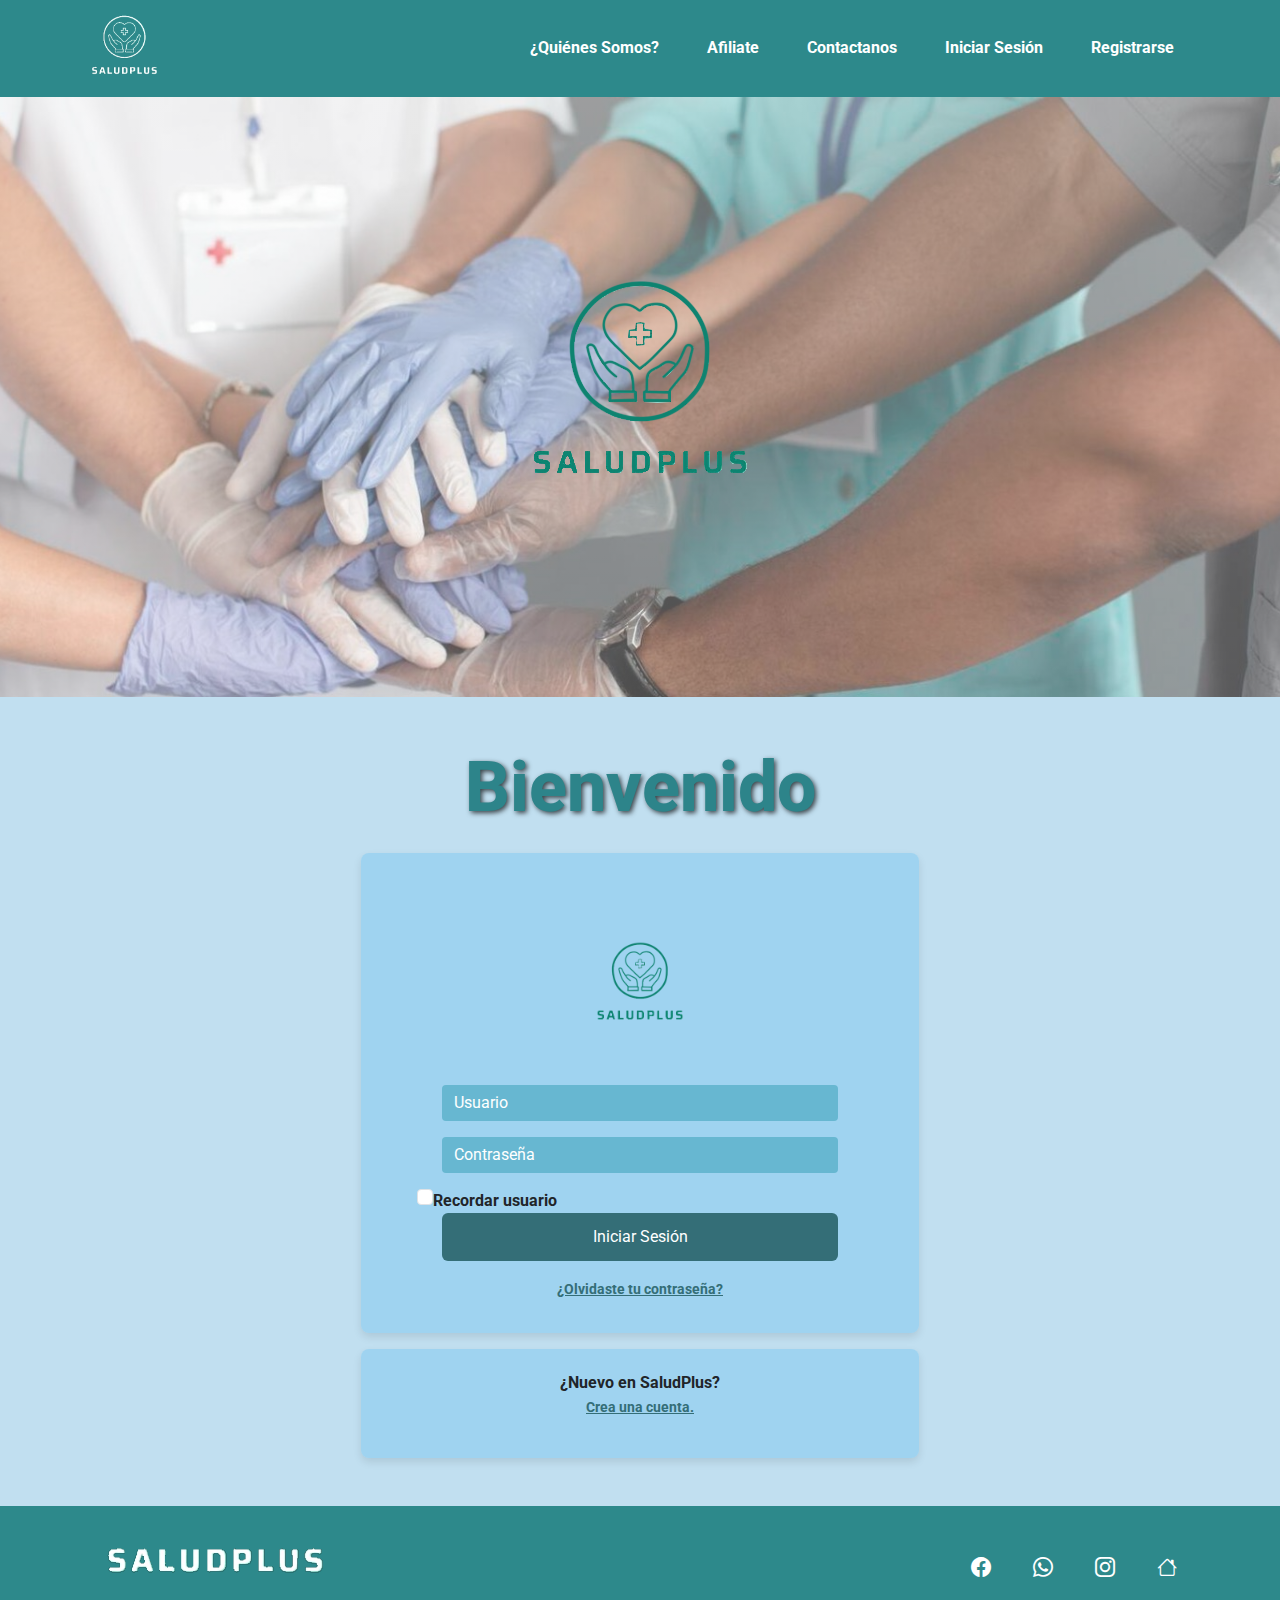
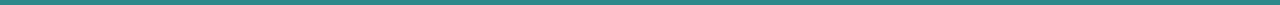
<file: iniciar_sesion.html>
<!doctype html>
<html lang="en">

<head>
    <meta charset="utf-8">
    <meta name="viewport" content="width=device-width, initial-scale=1">
    <title>SaludPlus - Iniciar Sesion</title>

    <link href="https://cdn.jsdelivr.net/npm/bootstrap@5.3.3/dist/css/bootstrap.min.css" rel="stylesheet"
        integrity="sha384-QWTKZyjpPEjISv5WaRU9OFeRpok6YctnYmDr5pNlyT2bRjXh0JMhjY6hW+ALEwIH" crossorigin="anonymous">
    <script src="https://cdn.jsdelivr.net/npm/bootstrap@5.3.3/dist/js/bootstrap.bundle.min.js"
        integrity="sha384-YvpcrYf0tY3lHB60NNkmXc5s9fDVZLESaAA55NDzOxhy9GkcIdslK1eN7N6jIeHz" crossorigin="anonymous">
    </script>

    <link rel="stylesheet" href="https://cdn.jsdelivr.net/npm/bootstrap-icons@1.11.3/font/bootstrap-icons.min.css">



    <link href="./static/css/styleInicioSesion.css" rel="stylesheet">

    <link rel="icon" href="./img/favicon.png">
    <link rel="preconnect" href="https://fonts.googleapis.com">
    <link rel="preconnect" href="https://fonts.gstatic.com" crossorigin>
    <link
        href="https://fonts.googleapis.com/css2?family=Roboto:ital,wght@0,100;0,300;0,400;0,500;0,700;0,900;1,100;1,300;1,400;1,500;1,700;1,900&display=swap"
        rel="stylesheet">
</head>

<body>
    <nav class="navbar color-barra sticky-top">
        <div class="container d-none d-lg-flex ">
            <a class="navbar-brand" href="index.html">
                <img src="./img/Logoblanco.png" alt="Bootstrap" id="logo-barra">
            </a>
            <div class="d-flex opciones-barra">
                <a class="opcion1" href="./index.html">¿Quiénes Somos?</a>
                <a class="opcion3" href="./Afiliate.html">Afiliate</a>
                <a class="opcion4" href="./contactanos.html">Contactanos</a>
                <a class="opcion5" href="./iniciar_sesion.html">Iniciar Sesión</a>
                <a class="opcion6" href="./crearCuenta.html">Registrarse</a>
            </div>
        </div>


        <div class="container d-flex d-lg-none w-100">
            <a class="navbar-brand" href="">
                <img src="./img/Logoblanco.png" alt="Bootstrap" id="logo-barra">
            </a>
            <button class="navbar-toggler ms-auto border-white" type="button" data-bs-toggle="offcanvas"
                data-bs-target="#offcanvasMenu" aria-controls="offcanvasMenu">
                <i class="bi bi-list text-white fs-3"></i>
            </button>
            <div class="offcanvas offcanvas-end color-barra" id="offcanvasMenu" tabindex="-1"
                aria-labelledby="offcanvasNavbarLabel">
                <div class="offcanvas-header">
                    <h5 class="offcanvas-tittle text-white" id="offcanvasNavbarLabel"> SaludPlus </h5>
                    <button type="button" class="btn-close btn-close-white" data-bs-dismiss="offcanvas"
                        aria-label="Close"></button>
                </div>
                <div class="offcanvas-body">
                    <ul class="navbar-nav justify-content-end flex-grow-1 menu-nav">
                        <li class="nav-item">
                            <a class="opcion1" href="./index.html">¿Quiénes Somos?</a>
                        </li>
                        <li class="nav-item">
                            <a class="opcion3" href="./Afiliate.html">Afiliate</a>
                        </li>
                        <li class="nav-item">
                            <a class="opcion4" href="./contactanos.html">Contactanos</a>
                        </li>
                        <li class="nav-item">
                            <a class="opcion5" href="./iniciar_sesion.html">Iniciar Sesión</a>
                        </li>
                        <li class="nav-item">
                            <a class="opcion6" href="./crearCuenta.html">Registrarse</a>
                        </li>
                    </ul>
                </div>

            </div>
        </div>
    </nav>


    <div class="banner-iniciosesion text-center mb-4">
        <img src="./img/logoSaludPlus.png" alt="logo" class="logo-banner m-auto d-block ">
    </div>
    <section class="container-fluid content my-5">
        <div class="container mt-5">
            <h2 class="text-center mb-4 titulo">Bienvenido</h2>
            <div class="container-login">
                <img src="./img/logoSaludPlus.png" alt="SaludPlus Logo" class="logo">
                <form>
                    <div class="mb-3 form-imp">
                        <input type="text" class="form-control" id="usuario" placeholder="Usuario" required>
                    </div>
                    <div class="mb-3">
                        <input type="password" class="form-control" id="contrasena" placeholder="Contraseña" required>
                    </div>
                    <div class="form-check text-start mb-3 ms-4 m-sm-auto">
                        <input class="form-check-input ms-2 m-sm-auto" type="checkbox" id="recordar">
                        <label class="form-check-label ms-2 m-sm-auto" for="recordar">Recordar usuario</label>
                    </div>
                    <button type="submit" class="btn btn-primary mb-3 m-auto">Iniciar Sesión</button>
                    <div>
                        <a href="#" class="link">¿Olvidaste tu contraseña?</a>
                    </div>
                </form>
            </div>
            <div class="text-center my-3 box-crea-cuenta">
                <p>¿Nuevo en SaludPlus? <br> <a href="./crearCuenta.html" class="link">Crea una cuenta.</a></p>
            </div>
        </div>
    </section>

    <footer class="container-fluid mt-5 color-barra">
        <div class="container d-flex flex-column flex-md-row justify-content-between align-items-center pt-4">
            <div class="col-12 col-md-3 text-center text-md-start mb-3 mb-md-0">
                <img src="./img/Logotipoblanco.png" class="img-fluid" alt="Logotipo blanco">
            </div>

            <section class="col-12 col-md-9 d-flex justify-content-center justify-content-md-end">
                <a class="btn btn-link btn-floating btn-lg text-white m-1" href="https://www.facebook.com/"
                    role="button" aria-label="Facebook">
                    <i class="bi bi-facebook"></i>
                </a>

                <a class="btn btn-link btn-floating btn-lg text-white m-1" href="https://web.whatsapp.com/"
                    role="button" aria-label="WhatsApp">
                    <i class="bi bi-whatsapp"></i>
                </a>

                <a class="btn btn-link btn-floating btn-lg text-white m-1" href="https://instagram.com/" role="button"
                    aria-label="Instagram">
                    <i class="bi bi-instagram"></i>
                </a>

                <a class="btn btn-link btn-floating btn-lg text-white m-1" href="index.html" role="button"
                    aria-label="Home">
                    <i class="bi bi-house"></i>
                </a>
            </section>
        </div>
    </footer>
</body>

</html>
</file>
<file: style.css>
:root {
    --color-body: #C1DFF0;
    --color-barra: #2D898B;
    --color-btn-contact: #D1D8DD;
    --color-input-bg: rgba(53, 134, 164, 0.7);
}

* {
    font-family: "Roboto", serif;
    font-weight: bold;
}

body {
    background-color: var(--color-body);
}

.color-barra {
    background-color: var(--color-barra);
}

#logo-barra {
    width: 80px;
    height: auto;
    max-width: 120px;
}

.opciones-barra,
.menu-nav {
    font-family: "Roboto", serif;
    font-weight: bold;
}

.nav-item {
    padding-top: .6em;
    padding-bottom: .6em;
}

.menu-nav>.nav-item>a {
    color: #fff;
    text-decoration: none;
    padding: .6em;
}

.opciones-barra a {
    color: #fff;
    text-decoration: none;
    padding: 1.5em;
}

.opciones-barra a:hover,
.menu-nav>.nav-item>a:hover {
    color: var(--color-barra);
    background-color: #fff;
    border-radius: 10px;
    transition: ease-in-out .3s;
}    


body{
    background-color: #C1DFF0;
}

footer{
    background-color: #2D898B;
    
}


h1 {
    text-align: center;
    font-family: "roboto";
    font-weight: bolder;
    margin-top: 48px;
}

h2{
font-family: "roboto";
font-weight: normal;
text-align: center;
}

h3{
    text-align: center;
    font-family: "roboto";
    font-weight:normal;
}

p{ 
    font-family: "roboto";
    font-weight:normal;
    font-size:19px;
}

#btn1 {
    
    background-color: #2D898B;
    color: white;       
    text-align: center;
    width: 150px;
}

#btn2 {
    background-color: #B0C9D1;
    color: black;
    width: 160px;
      
}



#planes {
    background-color: #3587A4;
    font-family: "roboto";
    font-weight: normal;
    font-size: 20px;
    color: white;
    text-align: left;
}

#comprar {
    background-color: #6BAA75;
    border-color: #6BAA75;
    
}

#facebook{
    height: 30px;


}

#contenedor{
    border-radius: 20px;
}

#estandar{
    background-color: white;
    border-radius: 15px;
}


#premium{
    background-color: #2D848A;
    color: white;
    border-radius: 15px;
}
</file>
<file: static/css/styleContactanos.css>
:root {
    --color-body: #C1DFF0;
    --color-barra: #2D898B;
    --color-btn-contact: #D1D8DD;
    --color-input-bg: rgba(53, 134, 164, 0.7);
}

* {
    font-family: "Roboto", serif;
    font-weight: bold;
}

body {
    background-color: var(--color-body);
}

.color-barra {
    background-color: var(--color-barra);
}

#logo-barra {
    width: 80px;
    height: auto;
    max-width: 120px;
}

.opciones-barra,
.menu-nav {
    font-family: "Roboto", serif;
    font-weight: bold;
}

.nav-item {
    padding-top: .6em;
    padding-bottom: .6em;
}

.menu-nav>.nav-item>a {
    color: #fff;
    text-decoration: none;
    padding: .6em;
}

.opciones-barra a {
    color: #fff;
    text-decoration: none;
    padding: 1.5em;
}

.opciones-barra a:hover,
.menu-nav>.nav-item>a:hover {
    color: var(--color-barra);
    background-color: #fff;
    border-radius: 10px;
    transition: ease-in-out .3s;
}

.btn-close {
    filter: invert(1);
    opacity: 1;
    border: 1px solid;
}

.banner-inicio {
    width: 100%;
    height: 100vh;
    max-height: 600px;
    background-image: linear-gradient(rgba(0, 0, 0, 0.452), rgba(0, 0, 0, 0.3)), url('../../img/contacto.jpg');
    background-size: cover;
    background-position: center;
    background-repeat: no-repeat;
    padding: 4em 2em;
    display: flex;
    justify-content: center; 
    align-items: center; 
}

.btn-contact {
    background-color: var(--color-btn-contact);
    opacity: 75%;
    text-align: center;
    font-family: "Roboto", serif;
    font-weight: bold;
    padding: .3em 2em; 
}

.btn-contact:hover {
    background-color: var(--color-btn-contact);
    opacity: 90%;
    color: black;
}


.btn-enviar {
    background-color: #2D848A;
}

.form-floating input {
    background-color: var(--color-input-bg);
    
}
.form-floating label {
    color: #fff;
    font-weight: lighter;
}

.form-floating .form-control:focus + label {
    color: var(--color-input-bg);
}


.form-textarea {
    background-color: var(--color-input-bg);
}

.modal-content {
    background-color: #88ccf1;
}

.btn-cerr {
    background-color: var(--color-barra);
}

.iconos-foot {
    margin-left: 42%;
    font-size: 1.5rem;
}

.card {
    margin-top: 2em;
}

@media (max-width: 768px) {
    .fs-3 {
        font-size: 1.5rem;
    }

    .btn-enviar {
        font-size: 1.2rem;
    }

    .formulario p {
        font-size: 1.25rem;
        padding: 2em 1em;
    }
}
</file>
<file: static/css/styleCrearCuenta.css>
@import url(./styleInicioSesion.css);
.banner-iniciosesion {
    width: 100%;
    height: 100vh;  
    max-height: 600px; 
    background-image: linear-gradient(rgba(255, 255, 255, 0.452), rgba(255, 255, 255, 0.3)), url('../../img/BIENVENIDO.jpg');
    background-size: cover;
    background-position: center;
    background-repeat: no-repeat;
    padding: 10em;
    display: flex;
    justify-content: center;
    align-items: center;
}

.logo-banner {
    margin-top: -50px !important;
}

.titulo{
    font-weight: 600;
}
.form-floating{
    width: 80%;
}
.form-floating input{
    background-color: #67B7D1;
    color: #FFF;
    border: none;
    border-radius: 4px;
    width: 100%;
}
.form-floating label{
    font-weight: lighter;
}
.form-floating::placeholder {
    color: white;
}

.form-control:focus::placeholder{
    color: var(--color-input-bg);
}

.captcha-container {
    display: flex;
    align-items: center;
    background-color: #f9f9f9;
    border: 1px solid #d3d3d3;
    border-radius: 15px;
    padding: 1em;
    width: 250px;
    font-size: 15px;
    color: var(--color-barra);
    box-shadow: 0px 2px 4px rgba(0, 0, 0, 0.2);
}

#captcha-checkbox {
    width: 22px;
    height: 22px;
    border: 2px solid #d3d3d3;
    border-radius: 6px;
    cursor: pointer;
}

.captcha-text {
    margin: auto;
    text-align: start;
    
}

.captcha-logo {
    width: 35px;
    height: 35px;
    background-image: url('../../img/captcha.png');
    background-size: cover;
    background-repeat: no-repeat;
}
</file>
<file: static/css/styleInicioSesion.css>
@import url('styleContactanos.css');

.banner-iniciosesion {
    width: 100%;
    height: 100vh;  
    max-height: 600px; 
    background-image: linear-gradient(rgba(255, 255, 255, 0.452), rgba(255, 255, 255, 0.3)), url('../../img/BIENVENIDO.jpg');
    background-size: cover;
    background-position: center;
    background-repeat: no-repeat;
    padding: 10em;
    display: flex;
    justify-content: center;
    align-items: center;
}

.logo-banner {
    margin-top: -120px !important;
}

.container-login {
    max-width: 50%;
    margin: auto;
    padding: 2rem;
    background-color: rgba(136, 204, 241, 0.608);
    border-radius: 8px;
    box-shadow: 0px 4px 8px rgba(0, 0, 0, 0.1);
    text-align: center;
}
.logo {
    width: 200px;
}
.form-control {
    background-color: #67B7D1;
    color: #FFF;
    border: none;
    border-radius: 4px;
    width: 80%;
    margin:auto;
}
.form-control::placeholder {
    color: white;
}

.form-control:focus::placeholder{
    color: var(--color-input-bg);
}
.form-imp label{
    font-weight: lighter;
}

.btn-primary {
    background-color: #346e77;
    border: none;
    width: 80%;
    padding: 0.75rem;
}
.btn-primary:hover {
    background-color: #2b5e65;
}
.link {
    color: #346e77;
    font-size: 0.9rem;
}
.link:hover {
    text-decoration: underline;
}
.titulo{
    font-size: 70px;
    font-weight: 800;
    color: #2D848A;
    text-shadow: 2px 2px 5px rgba(0, 0, 0, 0.7); 
}

.box-crea-cuenta{
    width: 50%;
    margin:auto;
    padding: 1.4em;
    background-color: rgba(136, 204, 241, 0.608);
    border-radius: 8px;
    box-shadow: 0px 4px 8px rgba(0, 0, 0, 0.1);
    text-align: center;
}


@media only screen and (max-width: 800px) {
    
    .titulo {
        font-size: 2.5em;  
    }

    
    .logo {
        width: 150px;  
    }

    
    .container-login {
        max-width: 90%; 
        padding: 1.5rem;
        margin: auto;
    }

    
    .banner-iniciosesion {
        width: 100%; 
        padding: 5em 2em; 
    }

    
    .logo-banner {
        margin-top: -80px !important;
    }

    
    .form-control {
        width: 90%;  
        padding: 0.8rem;
    }

    .btn-primary {
        width: 90%;  
        padding: 1rem;
    }

    .box-crea-cuenta {
        width: 90%; 
        padding: 1.2rem;
    }
}


@media only screen and (max-width: 480px) {
    .titulo {
        font-size: 2em;  
    }

    .container-login, .box-crea-cuenta {
        max-width: 100%;
        padding: 1rem;
    }

    .form-control {
        padding: 0.7rem;
    }

    .btn-primary {
        padding: 0.8rem;
    }

    .logo {
        width: 120px;  
    }

    .banner-iniciosesion {
        padding: 4em 1.5em; 
    }
}
</file>
